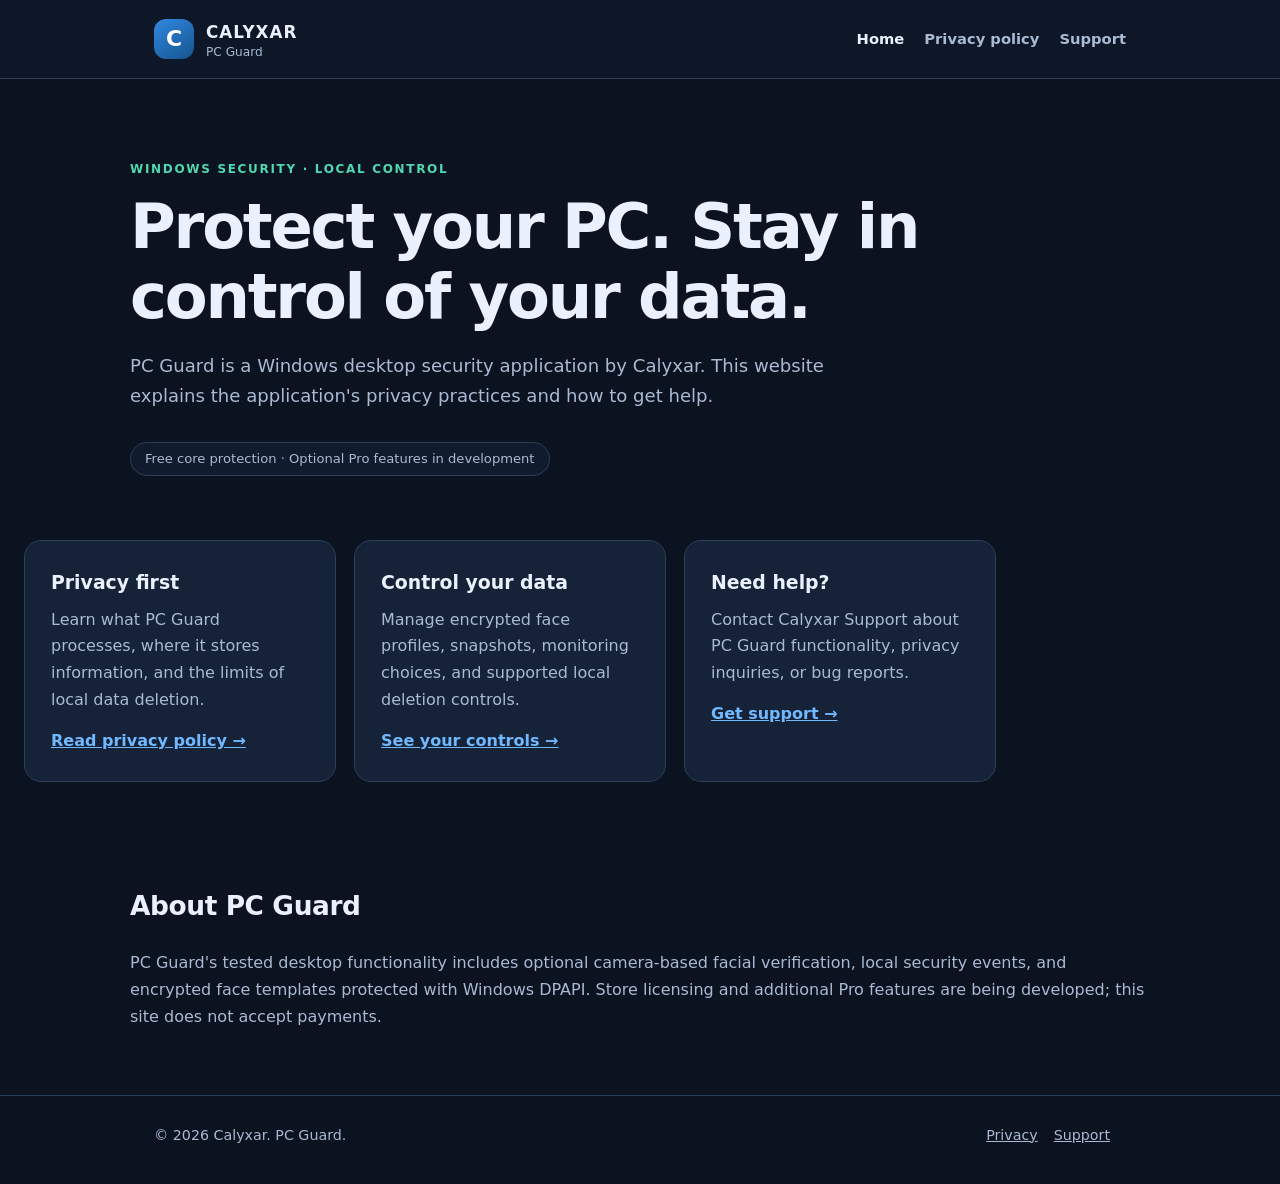
<file: index.html>
<!doctype html>
<html lang="en"><head><meta charset="utf-8"><meta name="viewport" content="width=device-width,initial-scale=1"><meta name="description" content="Calyxar PC Guard privacy information, local-data controls, and support."><title>PC Guard | Calyxar</title><link rel="stylesheet" href="assets/css/style.css"></head><body>
<a class="skip" href="#main">Skip to content</a><header class="site-header"><div class="wrap nav"><a class="brand" href="./"><span class="brand-mark" aria-hidden="true">C</span><span><strong>CALYXAR</strong><small>PC Guard</small></span></a><nav class="links" aria-label="Main navigation"><a href="./" aria-current="page">Home</a><a href="privacy.html">Privacy policy</a><a href="support.html">Support</a></nav></div></header>
<main id="main"><section class="wrap hero"><span class="eyebrow">Windows security · Local control</span><h1>Protect your PC. Stay in control of your data.</h1><p class="lead">PC Guard is a Windows desktop security application by Calyxar. This website explains the application's privacy practices and how to get help.</p><span class="pill">Free core protection · Optional Pro features in development</span></section><section class="wrap grid" aria-label="Explore PC Guard"><article class="card"><h2>Privacy first</h2><p>Learn what PC Guard processes, where it stores information, and the limits of local data deletion.</p><a href="privacy.html">Read privacy policy →</a></article><article class="card"><h2>Control your data</h2><p>Manage encrypted face profiles, snapshots, monitoring choices, and supported local deletion controls.</p><a href="privacy.html#your-choices">See your controls →</a></article><article class="card"><h2>Need help?</h2><p>Contact Calyxar Support about PC Guard functionality, privacy inquiries, or bug reports.</p><a href="support.html">Get support →</a></article></section><section class="wrap section"><h2>About PC Guard</h2><p class="muted">PC Guard's tested desktop functionality includes optional camera-based facial verification, local security events, and encrypted face templates protected with Windows DPAPI. Store licensing and additional Pro features are being developed; this site does not accept payments.</p></section></main>
<footer class="site-footer"><div class="wrap footer-row"><span>© <span data-year>2026</span> Calyxar. PC Guard.</span><span><a href="privacy.html">Privacy</a><a href="support.html">Support</a></span></div></footer><script src="assets/js/site.js" defer></script></body></html>
</file>
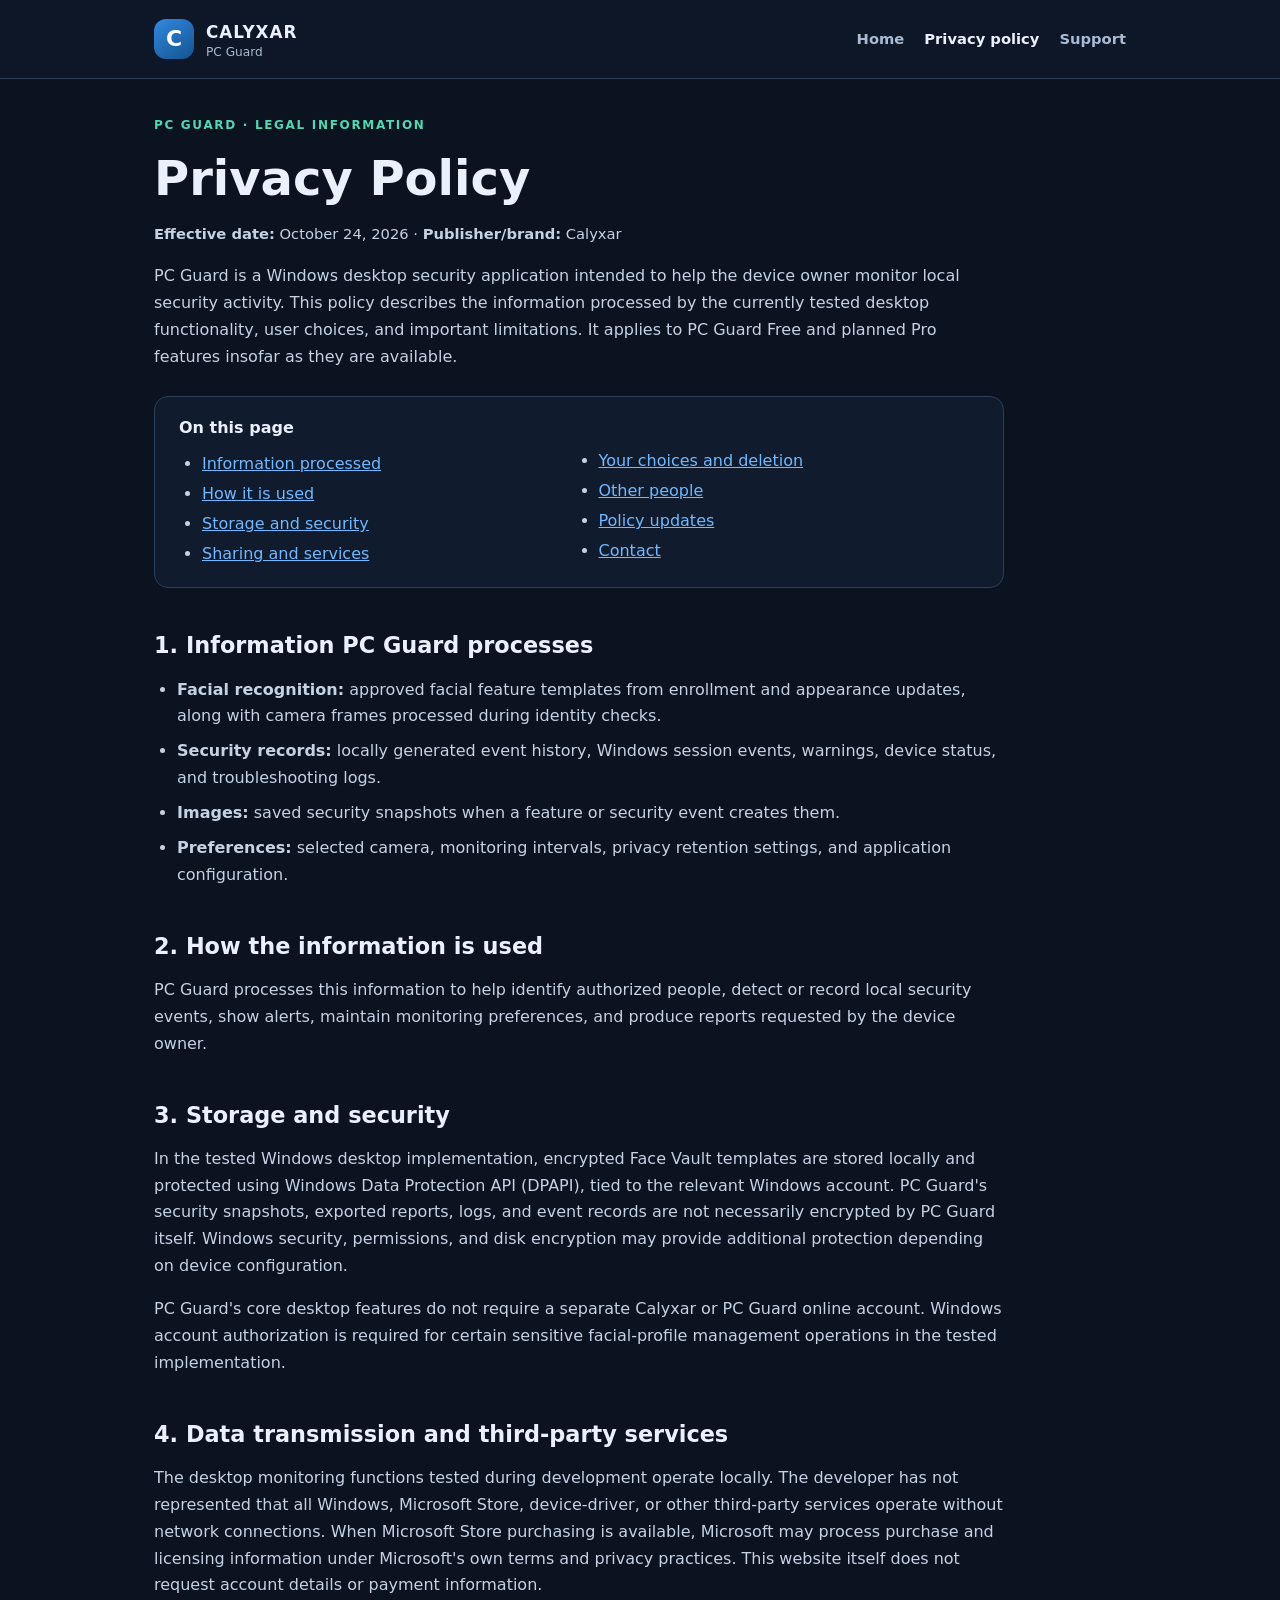
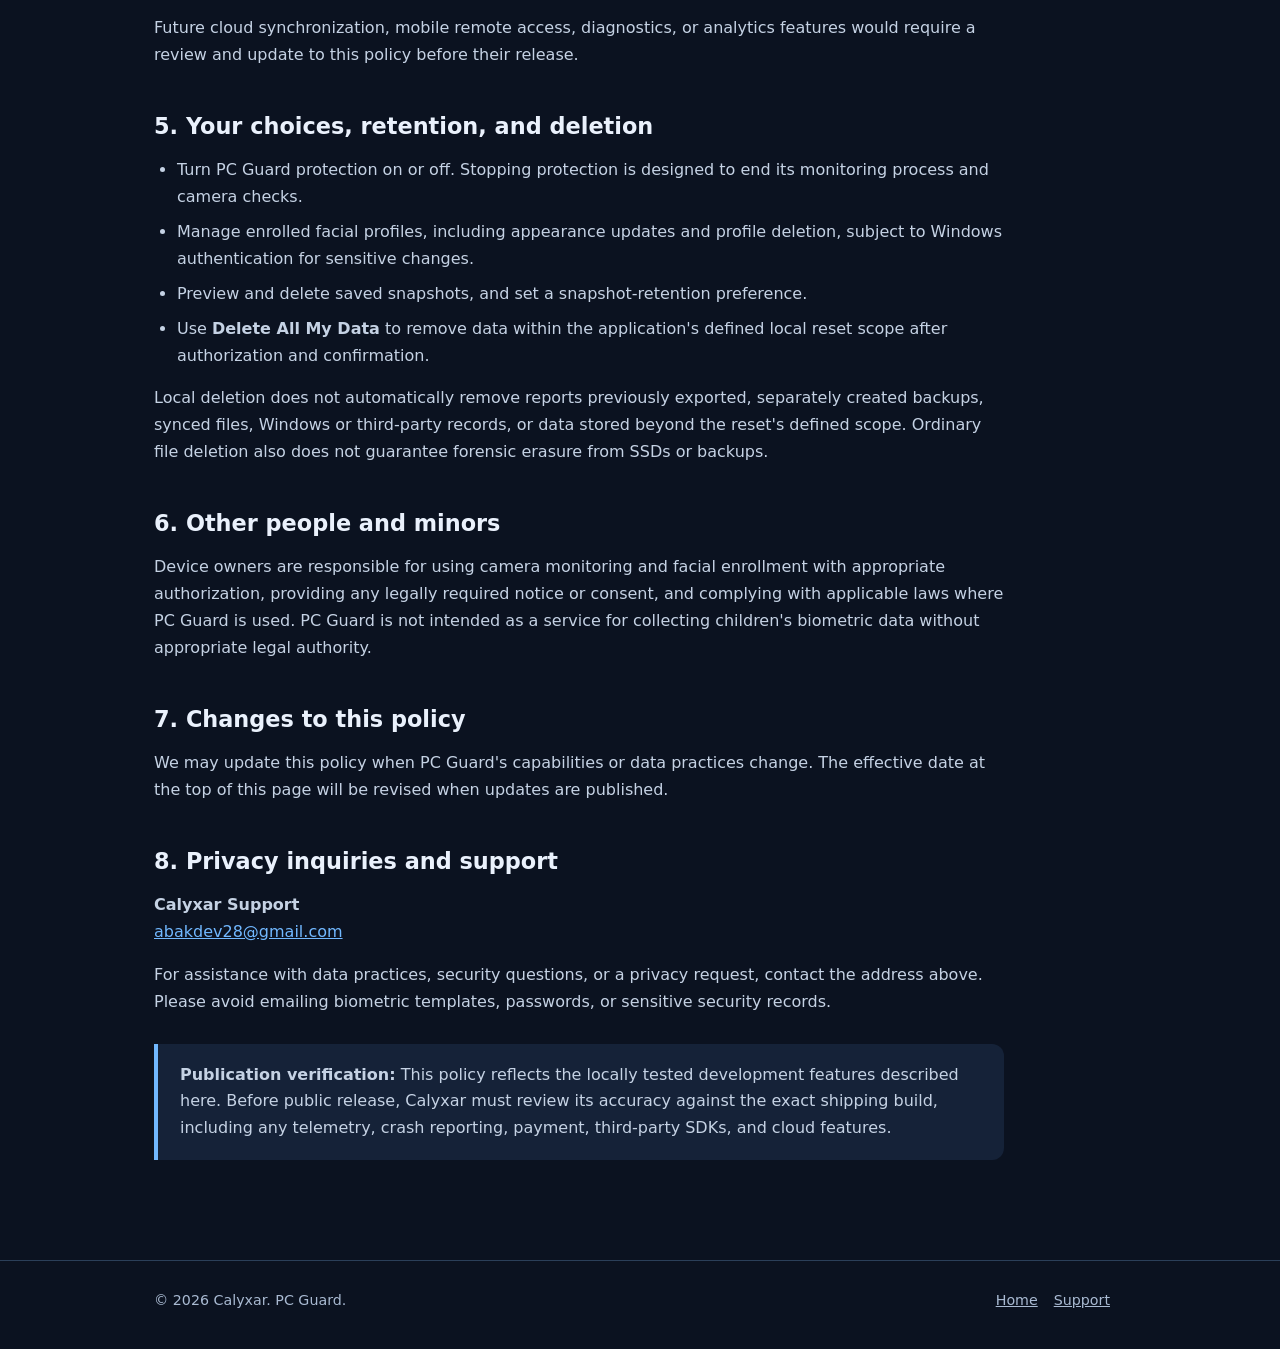
<file: privacy.html>
<!doctype html>
<html lang="en"><head><meta charset="utf-8"><meta name="viewport" content="width=device-width,initial-scale=1"><meta name="description" content="PC Guard privacy policy: facial data, camera use, local security records, retention, and deletion."><title>Privacy Policy | PC Guard by Calyxar</title><link rel="stylesheet" href="assets/css/style.css"></head><body>
<a class="skip" href="#main">Skip to content</a><header class="site-header"><div class="wrap nav"><a class="brand" href="./"><span class="brand-mark" aria-hidden="true">C</span><span><strong>CALYXAR</strong><small>PC Guard</small></span></a><nav class="links" aria-label="Main navigation"><a href="./">Home</a><a href="privacy.html" aria-current="page">Privacy policy</a><a href="support.html">Support</a></nav></div></header>
<main id="main" class="wrap"><article class="document"><span class="eyebrow">PC Guard · Legal information</span><h1>Privacy Policy</h1><p class="meta"><strong>Effective date:</strong> October 24, 2026 · <strong>Publisher/brand:</strong> Calyxar</p><p>PC Guard is a Windows desktop security application intended to help the device owner monitor local security activity. This policy describes the information processed by the currently tested desktop functionality, user choices, and important limitations. It applies to PC Guard Free and planned Pro features insofar as they are available.</p>
<nav class="toc" aria-label="Policy sections"><strong>On this page</strong><ul><li><a href="#information">Information processed</a></li><li><a href="#use">How it is used</a></li><li><a href="#storage">Storage and security</a></li><li><a href="#sharing">Sharing and services</a></li><li><a href="#your-choices">Your choices and deletion</a></li><li><a href="#other-people">Other people</a></li><li><a href="#updates">Policy updates</a></li><li><a href="#contact">Contact</a></li></ul></nav>
<h2 id="information">1. Information PC Guard processes</h2><ul><li><strong>Facial recognition:</strong> approved facial feature templates from enrollment and appearance updates, along with camera frames processed during identity checks.</li><li><strong>Security records:</strong> locally generated event history, Windows session events, warnings, device status, and troubleshooting logs.</li><li><strong>Images:</strong> saved security snapshots when a feature or security event creates them.</li><li><strong>Preferences:</strong> selected camera, monitoring intervals, privacy retention settings, and application configuration.</li></ul>
<h2 id="use">2. How the information is used</h2><p>PC Guard processes this information to help identify authorized people, detect or record local security events, show alerts, maintain monitoring preferences, and produce reports requested by the device owner.</p>
<h2 id="storage">3. Storage and security</h2><p>In the tested Windows desktop implementation, encrypted Face Vault templates are stored locally and protected using Windows Data Protection API (DPAPI), tied to the relevant Windows account. PC Guard's security snapshots, exported reports, logs, and event records are not necessarily encrypted by PC Guard itself. Windows security, permissions, and disk encryption may provide additional protection depending on device configuration.</p><p>PC Guard's core desktop features do not require a separate Calyxar or PC Guard online account. Windows account authorization is required for certain sensitive facial-profile management operations in the tested implementation.</p>
<h2 id="sharing">4. Data transmission and third-party services</h2><p>The desktop monitoring functions tested during development operate locally. The developer has not represented that all Windows, Microsoft Store, device-driver, or other third-party services operate without network connections. When Microsoft Store purchasing is available, Microsoft may process purchase and licensing information under Microsoft's own terms and privacy practices. This website itself does not request account details or payment information.</p><p>Future cloud synchronization, mobile remote access, diagnostics, or analytics features would require a review and update to this policy before their release.</p>
<h2 id="your-choices">5. Your choices, retention, and deletion</h2><ul><li>Turn PC Guard protection on or off. Stopping protection is designed to end its monitoring process and camera checks.</li><li>Manage enrolled facial profiles, including appearance updates and profile deletion, subject to Windows authentication for sensitive changes.</li><li>Preview and delete saved snapshots, and set a snapshot-retention preference.</li><li>Use <strong>Delete All My Data</strong> to remove data within the application's defined local reset scope after authorization and confirmation.</li></ul><p>Local deletion does not automatically remove reports previously exported, separately created backups, synced files, Windows or third-party records, or data stored beyond the reset's defined scope. Ordinary file deletion also does not guarantee forensic erasure from SSDs or backups.</p>
<h2 id="other-people">6. Other people and minors</h2><p>Device owners are responsible for using camera monitoring and facial enrollment with appropriate authorization, providing any legally required notice or consent, and complying with applicable laws where PC Guard is used. PC Guard is not intended as a service for collecting children's biometric data without appropriate legal authority.</p>
<h2 id="updates">7. Changes to this policy</h2><p>We may update this policy when PC Guard's capabilities or data practices change. The effective date at the top of this page will be revised when updates are published.</p>
<h2 id="contact">8. Privacy inquiries and support</h2><p><strong>Calyxar Support</strong><br><a href="mailto:abakdev28@gmail.com">abakdev28@gmail.com</a></p><p>For assistance with data practices, security questions, or a privacy request, contact the address above. Please avoid emailing biometric templates, passwords, or sensitive security records.</p>
<div class="notice"><p><strong>Publication verification:</strong> This policy reflects the locally tested development features described here. Before public release, Calyxar must review its accuracy against the exact shipping build, including any telemetry, crash reporting, payment, third-party SDKs, and cloud features.</p></div></article></main><footer class="site-footer"><div class="wrap footer-row"><span>© <span data-year>2026</span> Calyxar. PC Guard.</span><span><a href="./">Home</a><a href="support.html">Support</a></span></div></footer><script src="assets/js/site.js" defer></script></body></html>
</file>
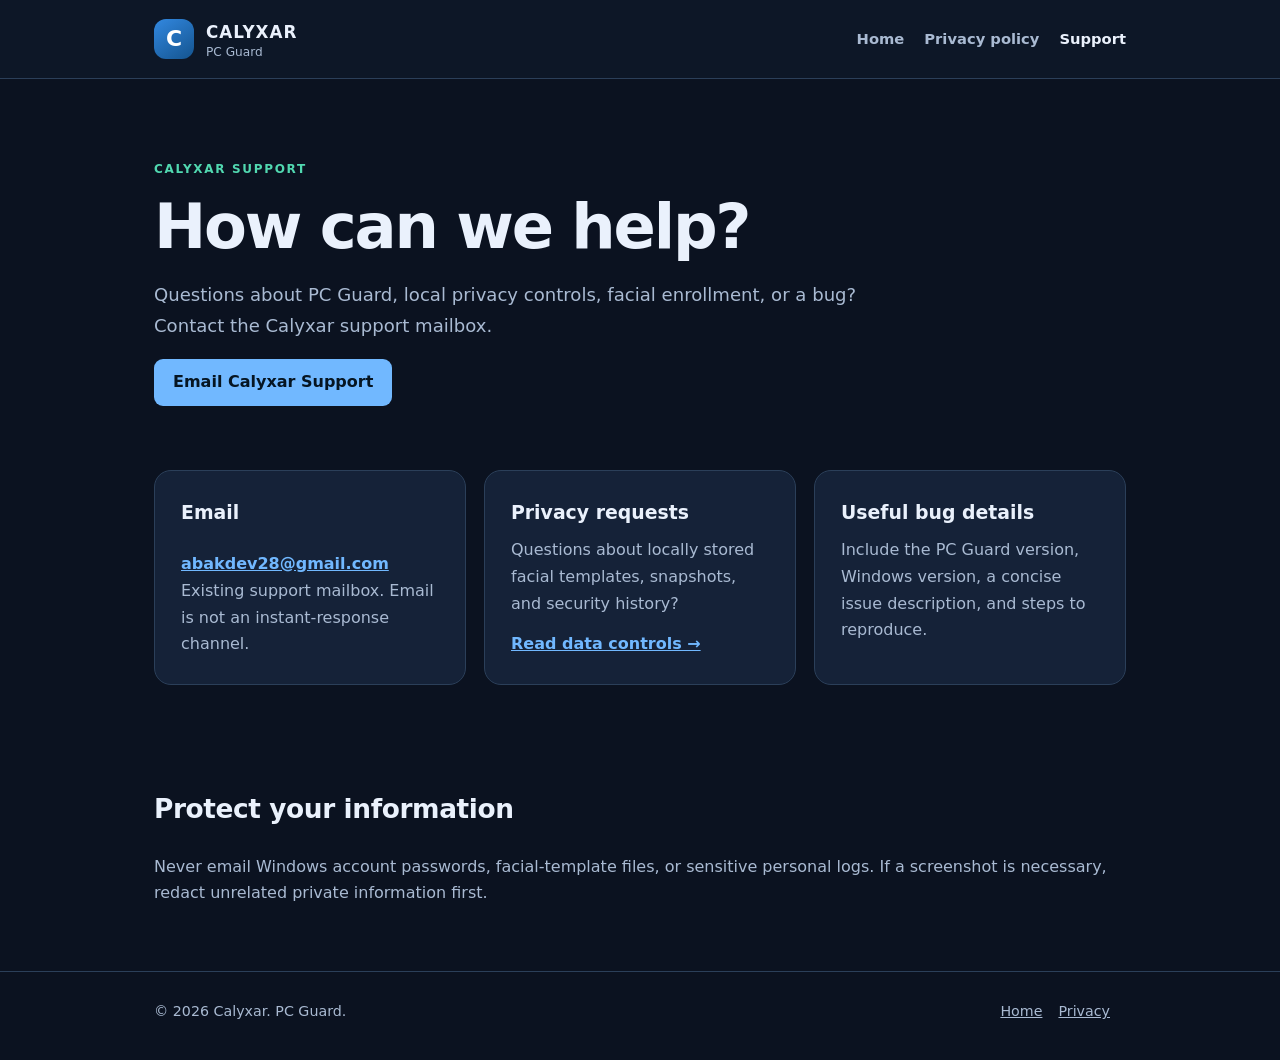
<file: support.html>
<!doctype html>
<html lang="en"><head><meta charset="utf-8"><meta name="viewport" content="width=device-width,initial-scale=1"><meta name="description" content="Contact Calyxar Support for PC Guard assistance and privacy inquiries."><title>Support | PC Guard by Calyxar</title><link rel="stylesheet" href="assets/css/style.css"></head><body>
<a class="skip" href="#main">Skip to content</a><header class="site-header"><div class="wrap nav"><a class="brand" href="./"><span class="brand-mark" aria-hidden="true">C</span><span><strong>CALYXAR</strong><small>PC Guard</small></span></a><nav class="links" aria-label="Main navigation"><a href="./">Home</a><a href="privacy.html">Privacy policy</a><a href="support.html" aria-current="page">Support</a></nav></div></header>
<main id="main" class="wrap"><section class="hero"><span class="eyebrow">Calyxar support</span><h1>How can we help?</h1><p class="lead">Questions about PC Guard, local privacy controls, facial enrollment, or a bug? Contact the Calyxar support mailbox.</p><a class="button" href="mailto:abakdev28@gmail.com?subject=PC%20Guard%20Support">Email Calyxar Support</a></section><section class="grid"><article class="card"><h2>Email</h2><p><a href="mailto:abakdev28@gmail.com">abakdev28@gmail.com</a></p><p>Existing support mailbox. Email is not an instant-response channel.</p></article><article class="card"><h2>Privacy requests</h2><p>Questions about locally stored facial templates, snapshots, and security history?</p><a href="privacy.html#your-choices">Read data controls →</a></article><article class="card"><h2>Useful bug details</h2><p>Include the PC Guard version, Windows version, a concise issue description, and steps to reproduce.</p></article></section><section class="section"><h2>Protect your information</h2><p class="muted">Never email Windows account passwords, facial-template files, or sensitive personal logs. If a screenshot is necessary, redact unrelated private information first.</p></section></main>
<footer class="site-footer"><div class="wrap footer-row"><span>© <span data-year>2026</span> Calyxar. PC Guard.</span><span><a href="./">Home</a><a href="privacy.html">Privacy</a></span></div></footer><script src="assets/js/site.js" defer></script></body></html>
</file>
<file: assets/css/style.css>
:root{color-scheme:dark;--bg:#0b1220;--panel:#152238;--panel2:#101b2d;--text:#eaf1fc;--muted:#a9bad2;--line:#2b3f59;--accent:#71b8ff;--mint:#51d8b0;--max:1020px}*{box-sizing:border-box}html{scroll-behavior:smooth}body{margin:0;background:var(--bg);color:var(--text);font:16px/1.68 system-ui,-apple-system,'Segoe UI',sans-serif}a{color:var(--accent)}a:hover{text-decoration-thickness:2px}a:focus-visible,button:focus-visible{outline:3px solid var(--mint);outline-offset:3px}.wrap{max-width:var(--max);padding:0 24px;margin:auto}.skip{position:absolute;top:-100px;left:12px;background:white;color:black;padding:8px;z-index:99}.skip:focus{top:12px}.site-header{border-bottom:1px solid var(--line);background:#0d1727}.nav{display:flex;align-items:center;justify-content:space-between;min-height:78px;gap:20px}.brand{display:flex;gap:12px;align-items:center;color:var(--text);text-decoration:none}.brand-mark{width:40px;height:40px;border-radius:12px;background:linear-gradient(145deg,#3288e0,#14548f);display:grid;place-items:center;color:white;font-weight:800;font-size:22px}.brand strong{display:block;font-size:1.05rem;letter-spacing:.06em}.brand small{display:block;line-height:1.1;color:var(--muted);font-size:.76rem}.links{display:flex;flex-wrap:wrap;gap:20px}.links a{color:var(--muted);text-decoration:none;font-weight:600;font-size:.92rem}.links a[aria-current=page],.links a:hover{color:var(--text)}main{min-height:65vh}.hero{padding:76px 0 48px}.eyebrow{text-transform:uppercase;letter-spacing:.14em;color:var(--mint);font-size:.75rem;font-weight:800}.hero h1{font-size:clamp(2.25rem,5vw,3.9rem);line-height:1.13;letter-spacing:-.035em;margin:10px 0 18px;max-width:850px}.lead{font-size:1.13rem;max-width:770px;color:var(--muted)}.pill{display:inline-block;border:1px solid var(--line);background:var(--panel2);border-radius:100px;padding:5px 14px;color:var(--muted);font-size:.82rem;margin-top:12px}.grid{display:grid;grid-template-columns:repeat(3,minmax(0,1fr));gap:18px;margin:16px 0 48px}.card{padding:26px;border:1px solid var(--line);background:var(--panel);border-radius:17px}.card h2,.card h3{margin:0 0 8px;font-size:1.18rem}.card p{color:var(--muted);margin:0}.card a{display:inline-block;margin-top:14px;font-weight:650}.section{padding:32px 0 48px}.section h2{font-size:1.65rem;letter-spacing:-.015em}.document{max-width:850px;padding:32px 0 72px}.document h1{font-size:clamp(2rem,4vw,3rem);line-height:1.2;margin:12px 0}.document h2{margin:42px 0 12px;font-size:1.4rem;line-height:1.35}.document p,.document li{color:#c5d2e4}.document ul{padding-left:23px}.document li{margin-bottom:8px}.document h2[id]{scroll-margin-top:18px}.meta{color:var(--muted);font-size:.92rem}.notice{border-left:4px solid var(--accent);background:var(--panel);padding:18px 22px;border-radius:0 12px 12px 0;margin:28px 0}.notice p{margin:0}.toc{background:var(--panel2);border:1px solid var(--line);border-radius:14px;padding:18px 24px;margin:26px 0}.toc strong{display:block;margin-bottom:6px}.toc ul{margin:0;columns:2}.toc li{margin:3px 0}.button{display:inline-block;color:#061522;background:var(--accent);border-radius:9px;padding:10px 19px;font-weight:750;text-decoration:none}.muted{color:var(--muted)}.site-footer{border-top:1px solid var(--line);padding:28px 0 36px;color:var(--muted);font-size:.89rem}.footer-row{display:flex;justify-content:space-between;gap:16px;flex-wrap:wrap}.footer-row a{margin-right:16px}.site-footer a{color:var(--muted)}.divider{border-top:1px solid var(--line);margin:30px 0}code{background:var(--panel);padding:2px 5px;border-radius:4px;overflow-wrap:anywhere}@media(max-width:720px){.nav{align-items:flex-start;flex-direction:column;padding:17px 0}.links{gap:14px}.hero{padding:48px 0 26px}.grid{grid-template-columns:1fr}.toc ul{columns:1}.document{padding-top:24px}}@media(prefers-reduced-motion:reduce){html{scroll-behavior:auto}}
</file>
